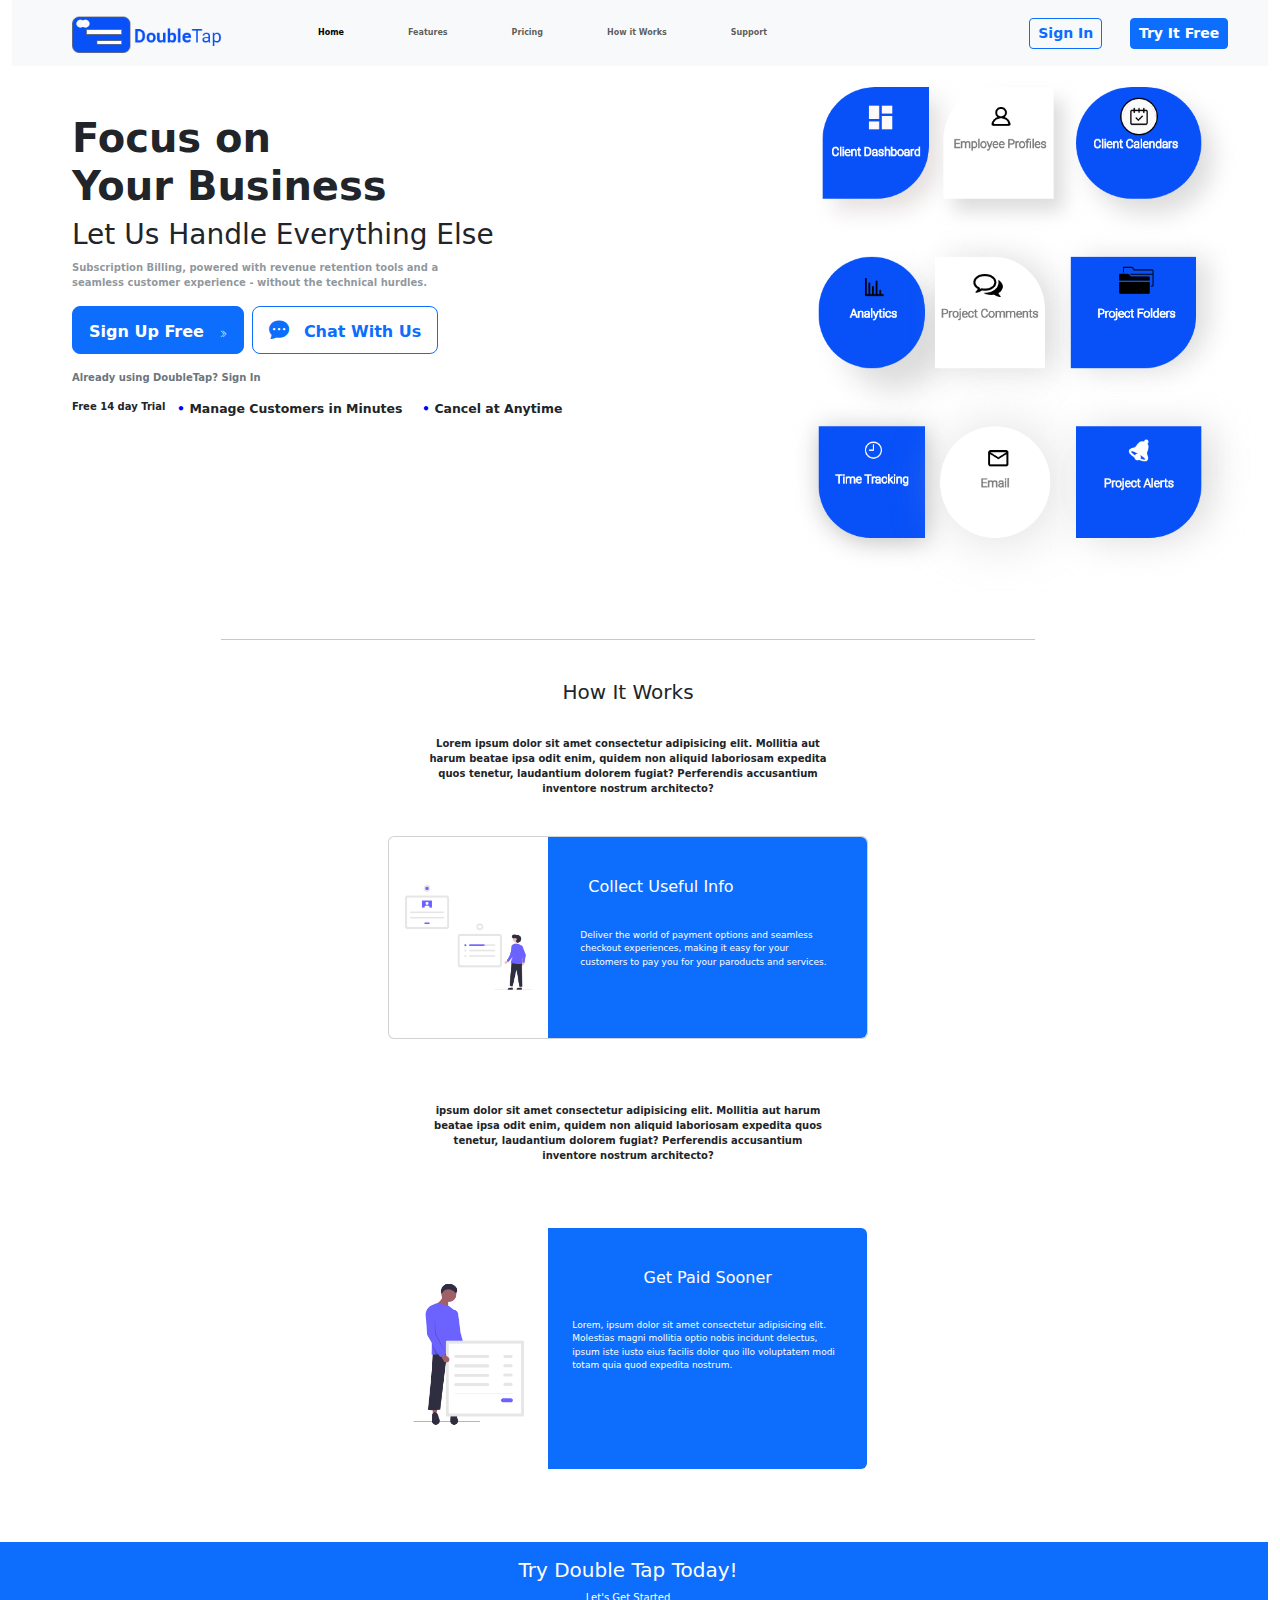
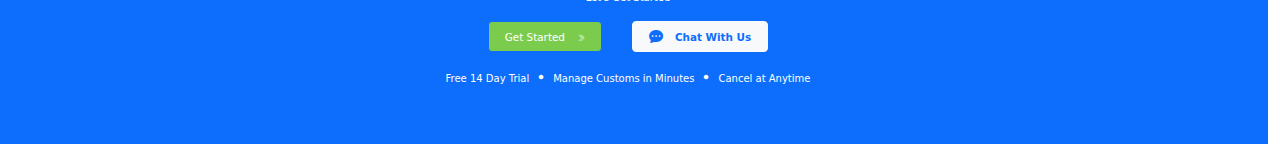
<file: index.html>
<!DOCTYPE html>
<html lang="en">
<head>
    <meta charset="UTF-8">
    <meta http-equiv="X-UA-Compatible" content="IE=edge">
    <meta name="viewport" content="width=device-width, initial-scale=1.0">
    <link rel="stylesheet" href="https://cdn.jsdelivr.net/npm/bootstrap@5.2.0-beta1/dist/css/bootstrap.min.css">
    <link rel="stylesheet" href="https://cdn.jsdelivr.net/npm/bootstrap-icons@1.3.0/font/bootstrap-icons.css" />
    <link rel="stylesheet" href="how-it-works.css">
    <title>How It Works</title>
</head>
<body>
    <div class="container-fluid min-vh-100">
        <div class="col">

            <!-- nav bar goes here -->
            <nav class="navbar navbar-expand-lg bg-light ">
                <div class="container-fluid">
                    <a class="navbar-brand ms-5" href="#"><img src="CRM-Main/Logo-1.png" alt="double tap logo" width="150"></a>
                    <button class="navbar-toggler" type="button" data-bs-toggle="collapse" data-bs-target="#navbarSupportedContent"
                        aria-controls="navbarSupportedContent" aria-expanded="false" aria-label="Toggle navigation">
                        <span class="navbar-toggler-icon"></span>
                    </button>
                    <div class="collapse navbar-collapse">
                        <ul class="navbar-nav me-auto mb-2 mb-lg-0 ms-5" style="font-size: .5rem;">
                            <li class="nav-item mx-4 fw-semibold">
                                <a class="nav-link active" aria-current="page" href="#">Home</a>
                            </li>
                            <li class="nav-item mx-4">
                                <a class="nav-link fw-semibold" href="#">Features</a>
                            </li>
                            <li class="nav-item mx-4 fw-semibold">
                                <a class="nav-link" href="#">Pricing</a>
                            </li>
                            <li class="nav-item mx-4 fw-semibold">
                                <a class="nav-link fw-semibold" href="#">How it Works</a>
                            </li>
                            <li class="nav-item mx-4">
                                <a class="nav-link fw-semibold" href="#">Support</a>
                            </li>
                        </ul>
                        <form class="col-3 d-flex justify-content-evenly" role="search">
                            <button class="btn btn-outline-primary fw-semibold btn-sm" type="button">Sign In</button>
                            <button class="btn btn-primary fw-semibold btn-sm" type="button">Try It Free</button>
                        </form>
                    </div>
                </div>
            </nav>

            <!-- Focus On Your Business Section Here-->
            <div class="row">
                <div class="col-7 mt-5 ms-4 px-5">
                    <h1><b>Focus on<br> Your Business</b></h1>
                    <h3>Let Us Handle Everything Else</h3>
                    <p class="text-secondary text-opacity-75 fw-semibold">Subscription Billing, powered with revenue retention tools
                        and a<br> seamless customer experience - without the technical hurdles.<b></b></p>
                    <button type="button" class="btn btn-primary btn-lg me-2 mb-3 fw-semibold">
                        <span class= "me-2" style="font-size: 1rem;">Sign Up Free</span> 
                        <span><i class="bi bi-chevron-double-right" style="font-size: .5rem;"></i></span>
                    <button type="button" class="btn btn-outline-primary btn-lg mb-3 fw-semibold">
                        <span><i class="bi bi-chat-dots-fill"></i></span>
                        <span class="ps-2" style="font-size: 1rem;"><b>Chat With Us</b></span>
                    </button>

                    <p class="text-secondary fw-semibold">Already using <b>Double</b>Tap? <b><a
                                class="text-secondary text-decoration-none" href="#">Sign In</b></a></p>
                    <ul class="d-flex justify-content-start blue-list fw-semibold lh-sm ps-0">
                        <p>Free 14 day Trial</p>
                        <li class="mx-4" style="font-size: .78rem;">Manage Customers in Minutes</li>
                        <li class="ms-2" style="font-size: .78rem;">Cancel at Anytime</li>
                    </ul>
                </div>
                <div class="col">
                    <img src="CRM-Main/Header-Side-1.png"  class="img-fluid" alt="header-icons">
                </div>
                <div class="row justify-content-center">
                    <div class="col-8">
                        <hr>
                    </div>
                </div>
            <!-- Start Paragraphs & Cards Here-->

                    <!--1st paragraph ( how it works )-->
            <div class="row">
                <div class="col text-center">
                    <h4 class="p-4 fs-5 m">How It Works</h4>
                    <p class="mx-auto fs-7 pb-4" style="width: 400px;"><b>Lorem ipsum dolor sit amet consectetur adipisicing elit. Mollitia aut harum beatae ipsa odit enim, quidem non
                        aliquid laboriosam expedita quos tenetur, laudantium dolorem fugiat? Perferendis accusantium inventore nostrum
                        architecto?</b></p>
                </div>
            </div>
            
                    <!-- Collect Useful Info Card -->
            <div class="row">
                <div class="container-fluid">
                    <div class="card mb-3 mx-auto" style="width: 30rem;">
                        <div class="row g-0">
                            <div class="col-md-4">
                                <div>
                                <img src="CRM-Main/Collect-info@2x.png" class="img-fluid rounded-start py-5 px-3" alt="illustration">
                                </div>
                            </div>
                            <div class="col-md-8 text-bg-primary rounded-end">
                                <div class="card-body">
                                    <h5 class="card-title fs-6 pb-4 p-4">Collect Useful Info</h5>
                                    <p class="card-text px-3">Deliver the world of payment options and seamless checkout experiences, making it easy for your customers to pay you for your paroducts and services.</p>
                                </div>
                            </div>
                        </div>
                    </div>
                </div>
            </div>
                    <!--2nd Paragraph -->

            <div class="row">      
                <div class="col text-center m-5">
                    <p class="mx-auto" style="width: 400px;"><b>ipsum dolor sit amet consectetur adipisicing elit. Mollitia aut harum
                        beatae ipsa odit enim, quidem non
                        aliquid laboriosam expedita quos tenetur, laudantium dolorem fugiat? Perferendis accusantium inventore nostrum
                        architecto?</b></p>
                </div>
            </div>
                    <!-- Get Paid Sooner Card -->

            <div class="row">
                <div class="card mb-5 mx-auto border-white" style="width: 30rem;">
                    <div class="second-card">
                        <div class="row g-0">
                            <div class="col-md-4">
                                <img src="CRM-Main/Get Paid Sooner.png" class="img-fluid rounded-start rounded-3 py-4"  alt="illustration">
                            </div>
                            <div class="col-md-8 text-bg-primary rounded-end">
                                <div class="card-body">
                                    <h5 class="card-title text-center fs-6 p-4">Get Paid Sooner</h5>
                                    <p class="card-text px-2">Lorem, ipsum dolor sit amet consectetur adipisicing elit. Molestias magni mollitia optio nobis incidunt delectus, ipsum iste iusto eius facilis dolor quo illo voluptatem modi totam quia quod expedita nostrum.</p>
                                </div>
                            </div>
                        </div>
                    </div>
                </div>
            </div>

            <!-- Footer Goes Below -->

            <footer class="row bg-primary text-white mt-4">
                <h5 class="try-dbltap text-center mt-3">Try Double Tap Today!</h5>
                <p class="getting started text-center">Let's Get Started</p>

                <!-- buttons here -->
                <div class="buttons-section text-center">
                    <button class="btn btn-primary px-3 me-4 btn-sm" id="get-started-button" type="submit">
                        <span class= "me-2" style="font-size: .65rem;">Get Started</span> 
                        <span><i class="bi bi-chevron-double-right" style="font-size: .5rem;"></i></span>
                    </button>
                    <button class="btn btn-light text-primary px-3 btn-sm" id="chat-button" type="submit">
                        <span><i class="bi bi-chat-dots-fill" ></i></span>
                        <span class= "ps-2" style="font-size: .65rem;"><b>Chat With Us</b></span>
                    </button>
                </div>
                    <div class="links d-flex justify-content-center pt-2 pb-5">
                        <div class="d-flex align-items-center">
                            <span><a href="#" class="text-decoration-none ps-5 text-white">Free 14 Day Trial</a></span>
                            <span><i class="bi bi-dot" style="font-size: 1.5rem;"></i></span>
                            <span><a href="#" class="text-decoration-none text-white">Manage Customs in Minutes</a></span>
                            <span><i class="bi bi-dot" style="font-size: 1.5rem;"></i></span>
                            <span><a href="#" class="text-decoration-none text-white pe-5">Cancel at Anytime</a></span>
                        </div>
                    </div>
            </footer>
        </div>    
    </div>
<script scr="https://cdn.jsdelivr.net/npm/bootstrap@5.2.0-beta1/dist/js/bootstrap.bundle.min.js"></script>
</body>
</html>
</file>
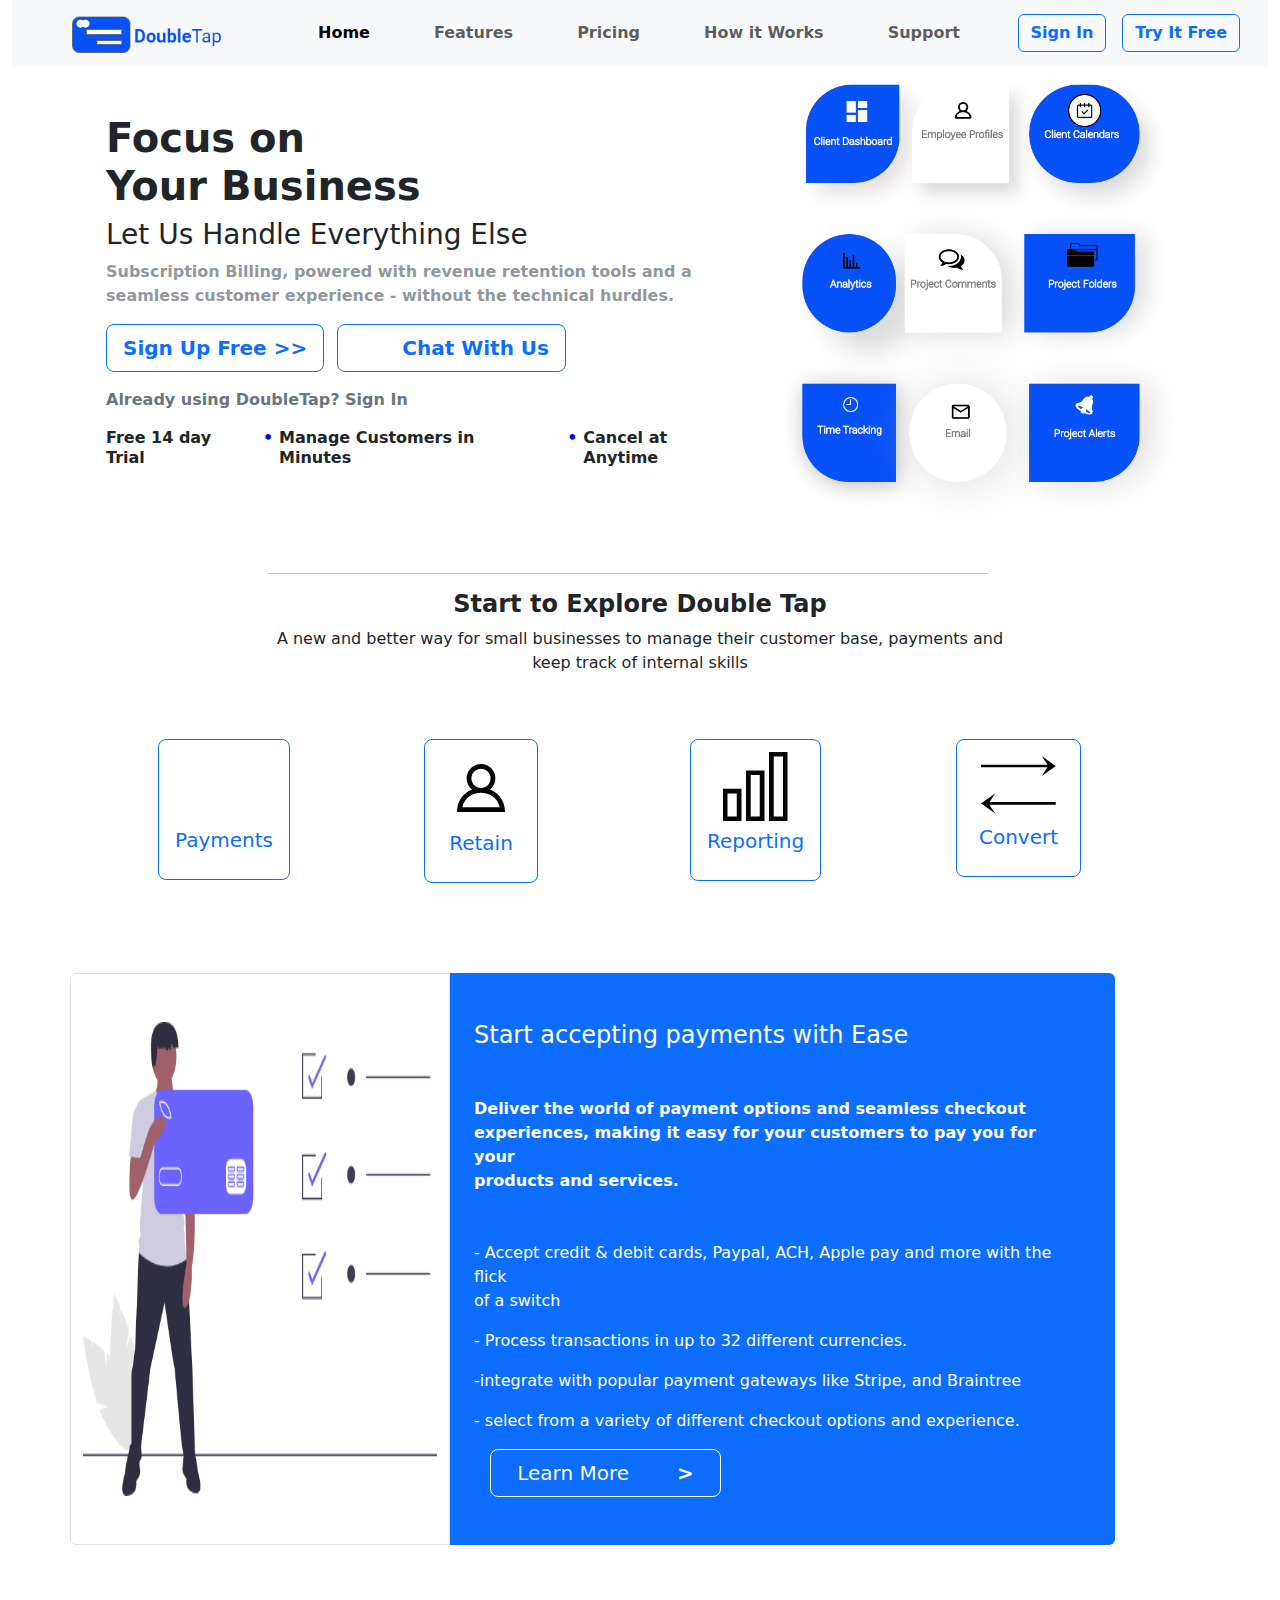
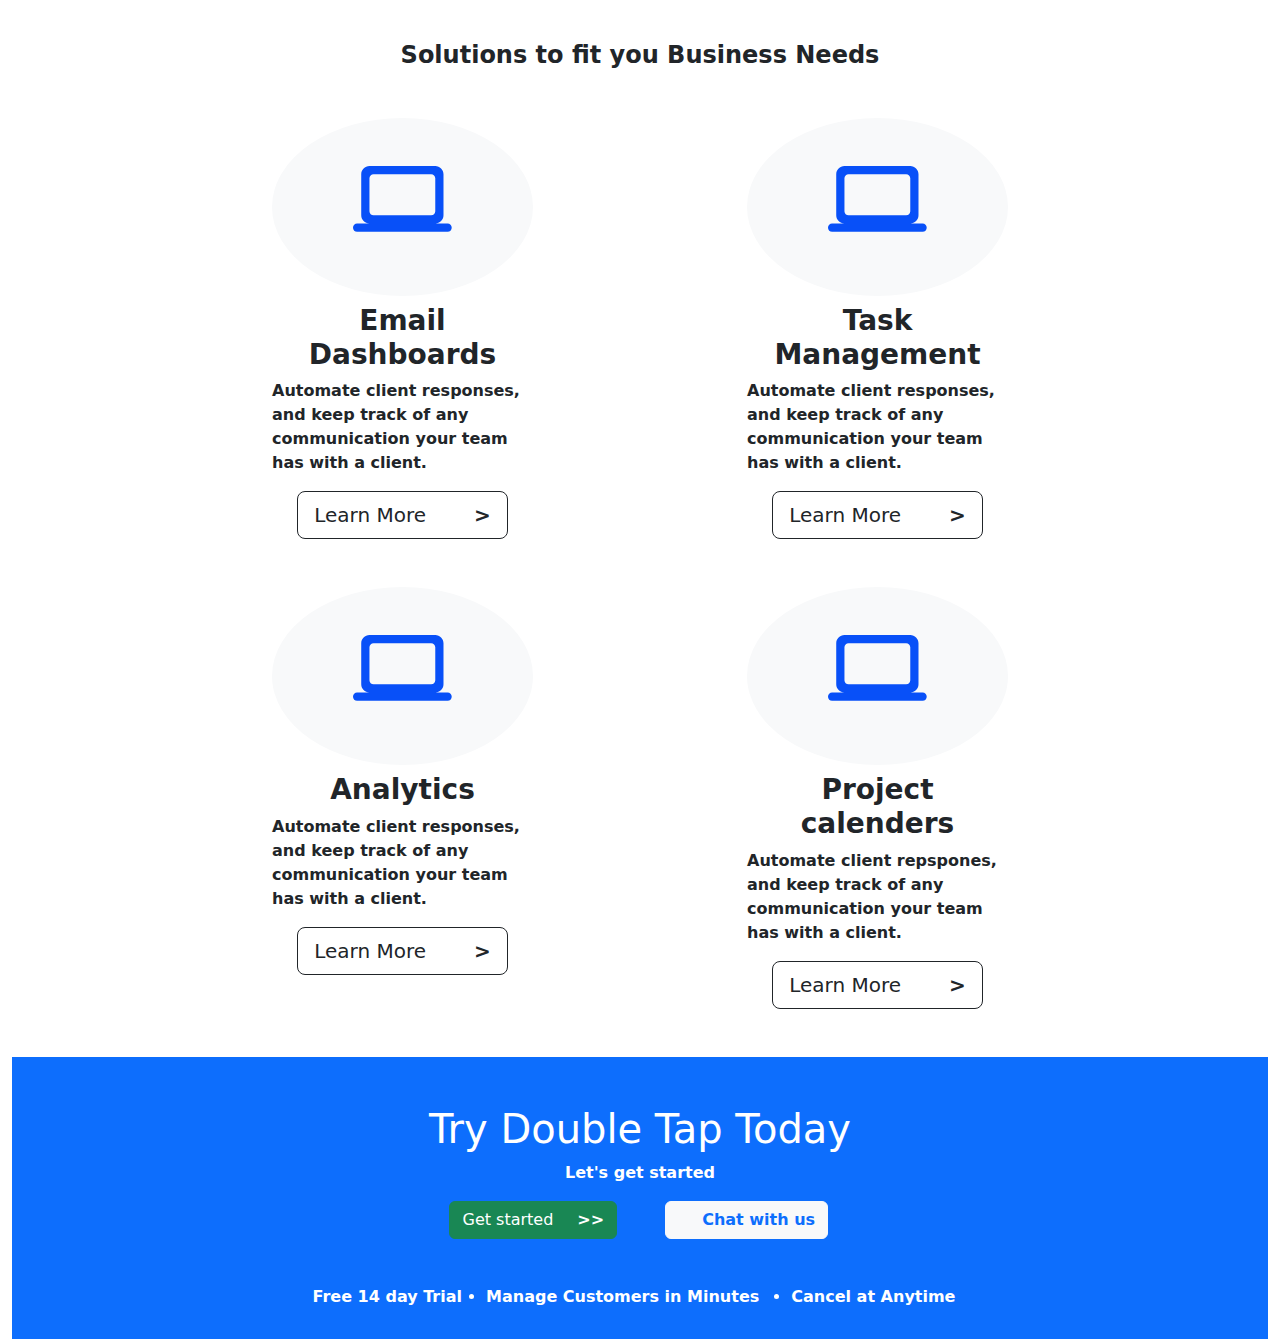
<file: crm-landing.html>
<!DOCTYPE html>
<html lang="en">
<head>
    <meta charset="UTF-8">
    <meta http-equiv="X-UA-Compatible" content="IE=edge">
    <meta name="viewport" content="width=device-width, initial-scale=1.0">
    <link rel="stylesheet" href="https://cdn.jsdelivr.net/npm/bootstrap@5.2.0-beta1/dist/css/bootstrap.min.css">
    <title>CRM Landing</title>
    <link rel="stylesheet" href="../images/landing page CSS/Landing.css">
</head>
<body>
    
    <div class="container-fluid">
    <nav class="navbar navbar-expand-lg bg-light ">
        <div class="container-fluid">
          
          <a class="navbar-brand ms-5" href="#"><img src="../images/Logo.png" alt="double tap logo" width="150"></a>
          <button class="navbar-toggler" type="button" data-bs-toggle="collapse" data-bs-target="#navbarSupportedContent" aria-controls="navbarSupportedContent" aria-expanded="false" aria-label="Toggle navigation">
            <span class="navbar-toggler-icon"></span>
          </button>
          <div class="collapse navbar-collapse">
            <ul class="navbar-nav me-auto mb-2 mb-lg-0 ms-5">
              <li class="nav-item mx-4 fw-semibold">
                <a class="nav-link active" aria-current="page" href="#">Home</a>
              </li>
              <li class="nav-item mx-4">
                <a class="nav-link fw-semibold" href="#">Features</a>
              </li>
              <li class="nav-item mx-4 fw-semibold">
                <a class="nav-link" href="#">Pricing</a>
              </li>
              <li class="nav-item mx-4 fw-semibold">
                <a class="nav-link fw-semibold" href="#">How it Works</a>
              </li>
              <li class="nav-item mx-4">
                <a class="nav-link fw-semibold" href="#">Support</a>
              </li>
            </ul>
        
            <form class="col-3 d-flex justify-content-evenly"role="search">
                <button class="btn btn-outline-primary fw-semibold" type="button">Sign In</button>              
                <button class="btn btn-outline-primary fw-semibold " type="button">Try It Free</button>
            </form>
          </div>
        </div>
      </nav>
      <div class="container">
        <div class="row">
          <div class="col-7 mt-5 ms-4">
            <h1><b>Focus on<br> Your Business</b></h1>
            <h3>Let Us Handle Everything Else</h3>
            <p class="text-secondary text-opacity-75 fw-semibold">Subscription Billing, powered with revenue retention tools and a<br> seamless customer experience - without the technical hurdles.<b></b></p>
            
            <button type="button" class="btn btn-outline-primary btn-lg me-2 mb-3 fw-semibold">Sign Up Free  >></button>
            <button type="button" class="btn btn-outline-primary btn-lg mb-3 fw-semibold"><b class="ms-5"></b>Chat With Us</button>
            <p class="text-secondary fw-semibold">Already using <b>Double</b>Tap? <b><a class ="text-secondary text-decoration-none" href="#">Sign In</b></a></p>
            <ul class="d-flex justify-content-start blue-list fw-semibold lh-sm ps-0">
               <p>Free 14 day Trial</p>
               <li class="mx-4">Manage Customers in Minutes</li>
               <li class="ms-2">Cancel at Anytime</li>
            </ul>
        </div>
          <div class="col">
            <img src="../images/Header-Side@2x.png" class="img-fluid"alt="" >
          </div>
          <div class="row justify-content-center">
            <div class="col-8">
            <hr>
            </div>
          </div>
        </div>
      <div class="row justify-content-center">
        <div class="col-10">
        <h4 class="text-center"><b>Start to Explore Double Tap</b></h4>
        <p class="text-center">A new and better way for small businesses to manage their customer base, payments and<br> keep track of internal skills</p>
      </div>
    </div>
    <div class="row justify-content-evenly mt-5">
        <div class="col-2">
        <div>
            <button type="button" class="btn btn-outline-primary btn-lg"><img src="../images/Path 25.png" alt=""><p>Payments</p></button>
        
        </div>
        </div>
        <div class="col-2">
            <button type="button" class="btn btn-outline-primary btn-lg"><img src="../images/Page-1.png" class="m-3" alt="">
                <p>Retain</p></button>
        </div>
        <div class="col-2">
            <button type="button" class="btn btn-outline-primary btn-lg"><img src="../images/layer1.png" class="m-1" alt=""><p>Reporting</p></button>
        </div>
        <div class="col-2">
            <button type="button" class="btn btn-outline-primary btn-lg mb-5"><img src="../images/upanddown opposite sidebyside updown directions two arrows.png" class="m-2" alt=""><p>Convert</p></button>
        </div>
    </div>
    <div class="row mt-5 pb-5">
      <div class="col-4 d-flex border rounded-start">
        <img src="./images/credit-card-picture.png" class="img-fluid mt-5 mb-5" alt="">
        </div>
        <div class="col-7 text-bg-primary ps-4 pe-5 border-info border-start-0 rounded-end">
          <h4 class="mt-5 mb-5">Start accepting payments with Ease</h4>
          <p class="mb-5"><b>Deliver the world of payment options and seamless checkout<br> experiences, making it easy for your customers to pay you for your <br> products and services.</b></p>
        <p>- Accept credit & debit cards, Paypal, ACH, Apple pay and more with the flick<br> of a switch</p>
        <p>- Process transactions in up to 32 different currencies.</p>
        <p>-integrate with popular payment gateways like Stripe, and Braintree</p>
        <p>- select from a variety of different checkout options and experience.</p>
        <div class="d-grid gap-2 col-5">
        <button type="button" class="btn btn-outline-light btn-lg ms-3 mb-5">Learn More<b class="ms-5 me-0">></b></button>
          </div>
      </div>
      </div>
      <div class="row mt-5">
        <h4 class="text-center mb-5"><b>Solutions to fit you Business Needs</b></h4>
      </div>
      <div class="row justify-content-evenly">
        <div class="col-3">
          <div class="bg-light pt-5 pb-5 rounded-circle d-flex justify-content-center ">
           <p><img src="./images/Path 60.png" alt=""></p>
          </div>
          <h3 class="text-center mt-2"><b>Email Dashboards</b></h3>
        <p class="fw-semibold">Automate client responses, and keep track of any communication your team has with a client.</p>
        <div class="text-center ">
          <button type="button" class="btn btn-outline-dark btn-lg ms- mb-5">Learn More<b class="ms-5 me-0">></b></button>
            </div>
            <div class="bg-light pt-5 pb-5 rounded-circle d-flex justify-content-center ">
              <p><img src="./images/Path 60.png" alt=""></p>
             </div>
             <h3 class="text-center mt-2"><b>Analytics</b></h3>
           <p class="fw-semibold">Automate client responses, and keep track of any communication your team has with a client.</p>
           <div class="text-center ">
             <button type="button" class="btn btn-outline-dark btn-lg ms- mb-5">Learn More<b class="ms-5 me-0">></b></button>
               </div>
          </div>
        <div class="col-3">
          <div class="bg-light pt-5 pb-5 rounded-circle d-flex justify-content-center ">
            <p><img src="./images/Path 60.png" alt=""></p>
           </div>
           <h3 class="text-center mt-2"><b>Task Management</b></h3>
         <p class="fw-semibold">Automate client responses, and keep track of any communication your team has with a client.</p>
         <div class="text-center ">
           <button type="button" class="btn btn-outline-dark btn-lg ms- mb-5">Learn More<b class="ms-5 me-0">></b></button>
             </div>
             <div class="bg-light pt-5 pb-5 rounded-circle d-flex justify-content-center ">
               <p><img src="./images/Path 60.png" alt=""></p>
              </div>
              <h3 class="text-center mt-2"><b>Project calenders</b></h3>
            <p class="fw-semibold">Automate client repspones, and keep track of any communication your team has with a client.</p>
            <div class="text-center ">
              <button type="button" class="btn btn-outline-dark btn-lg ms- mb-5">Learn More<b class="ms-5 me-0">></b></button>
                </div>
           </div>

        </div>
      </div>
      <footer class="text-bg-primary text-center">
      <div class="row ">
        <h1 class="pt-5">Try Double Tap Today</h1>
        <p><b>Let's get started</b></p>
        </div>
        <div class="row justify-content-center">
        <div class="col-2">
          <button type="button" class="btn btn-success  mb-5">Get started<b class="ms-4 me-0">>></b></button>      </div>
        <div class="col-2">
          <button type="button" class="btn btn-light text-primary"><b class="ms-4 me-0">Chat with us</b></button>
      </div>
      </div>
      <div class="row">
        <ul class="d-flex justify-content-center fw-semibold lh-sm ps-0">
          <p>Free 14 day Trial</p>
          <li class="mx-4">Manage Customers in Minutes</li>
          <li class="ms-2">Cancel at Anytime</li>
       </ul>
      </div>

      </footer>
    </div>
    
    
      
    

    <script src=https://cdn.jsdelivr.net/npm/bootstrap@5.2.0-beta1/dist/js/bootstrap.bundle.min.js></script>
</script>
</body>
</html>
</file>
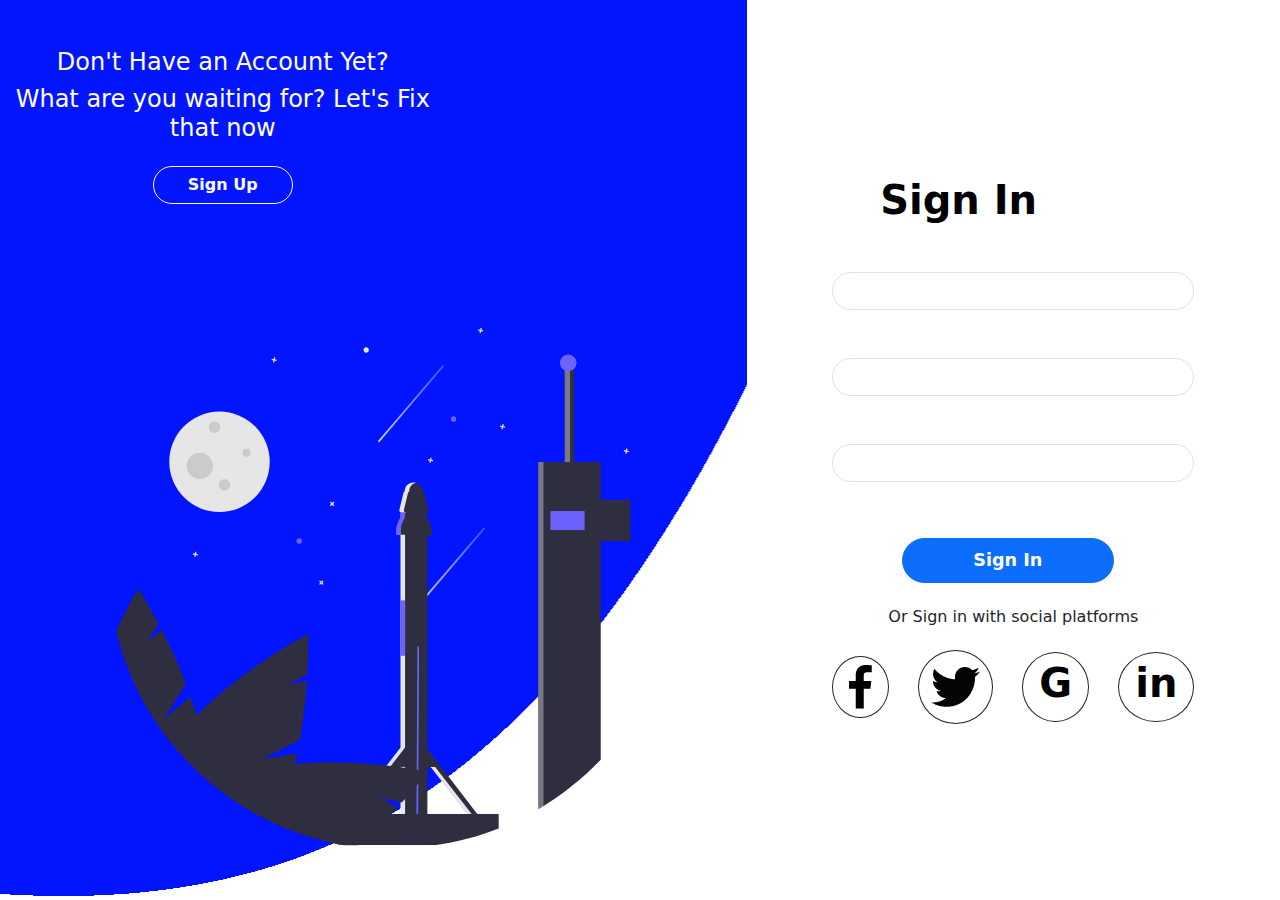
<file: sign-in.html>
<!DOCTYPE html>
<html lang="en">
<head>
    <meta charset="UTF-8">
    <meta http-equiv="X-UA-Compatible" content="IE=edge">
    <meta name="viewport" content="width=device-width, initial-scale=1.0">
    <link rel="stylesheet" href="https://cdn.jsdelivr.net/npm/bootstrap@5.2.0-beta1/dist/css/bootstrap.min.css">
    <title>Sign In</title>
</head>
<body>
    <!-- Container -->
    <div class="container-fluid">

    <!-- Main Row -->
        <div class="row" style="height: 100vh;">
       <!-- Column First Half -->  
            <div class="col-7" style="background-image: url(/images/background.png); background-repeat: no-repeat;">

                <div class="account text-white text-center col-7 mt-5">
                    <h4>Don't Have an Account Yet?</h4>
                    <h4>What are you waiting for? Let's Fix that now</h4>
               
                <!-- Sign up button -->
                  <a href="/sign-up.html">
                    <button style="border-radius: 50px;" type="button" class="btn btn-outline-light col-4 mt-3"><strong>Sign Up</strong></button>
                  </a>
                </div>
                <!-- Image -->
                <div class="image mt-5 ms-5 ps-5 pt-4">
                    <img src="/images/Group 15.png" class="" alt="Space Rocket Image">
                </div>

            </div>
            
        <!-- Column Second Half -->
            <div class="col-5 d-flex flex-column justify-content-center align-items-center">
                
                <!-- Form -->
                <form>
                    <h1 class="text-black mb-5 ms-5"><strong>Sign In</strong></h1>
                    <!-- couldn't figure out how to put icons in input boxes -->
                    <!-- Username input -->
                    <div class="form-outline mb-5">
                        <input type="username" class="form-control" style="border-radius: 25px;"/>
                    </div>
                    <!-- Email input -->
                    <div class="form-outline mb-5">
                      <input type="email" class="form-control" style="border-radius: 25px;"/>
                    </div>
                  
                    <!-- Password input -->
                    <div class="form-outline mb-5">
                      <input type="password" class="form-control" style="border-radius: 25px;"/>
                    </div>
                  
                    <!-- Sign In button -->
                    <button type="button" class="col-7 btn btn-primary mb-4 mt-2" style="margin-left: 70px; border-radius: 25px;--bs-btn-padding-y: .50rem; --bs-btn-padding-x: .5rem; --bs-btn-font-size: 1.1rem;"><strong>Sign In</strong></button>
                  
                    <!-- Register buttons -->
                    <div class="text-center">
                    <h6 class="mb-4">Or Sign in with social platforms</h6>
                      <button type="button" style="border-radius: 50%;" class="btn btn-outline-dark btn-floating px-3 py-2 me-4">
                        <img src="/images/Path-151.png" alt="Facebook Logo">
                      </button>
                  
                      <button type="button" style="border-radius: 50%;" class="btn btn-outline-dark btn-floating py-3 me-4">
                        <img src="/images/Path-152.png" alt="Twitter Logo">
                      </button>
                  
                      <button type="button" style="border-radius: 50%;" class="btn btn-outline-dark btn-floating px-3 text-black me-4" alt="Google Logo">
                        <h1><strong>G</strong></h1>
                    </button>
                    
                    <button type="button" style="border-radius: 50%;" class="btn btn-outline-dark btn-floating px-3 text-black" alt="LinkedIn Logo">
                        <h1><strong>in</strong></h1>
                      </button>

                    </div>

                  </form>
             
            </div>
        
        </div>
    

    </div>
<script src="https://cdn.jsdelivr.net/npm/bootstrap@5.2.0-beta1/dist/js/bootstrap.bundle.min.js">
</script>
</body>
</html>
</file>
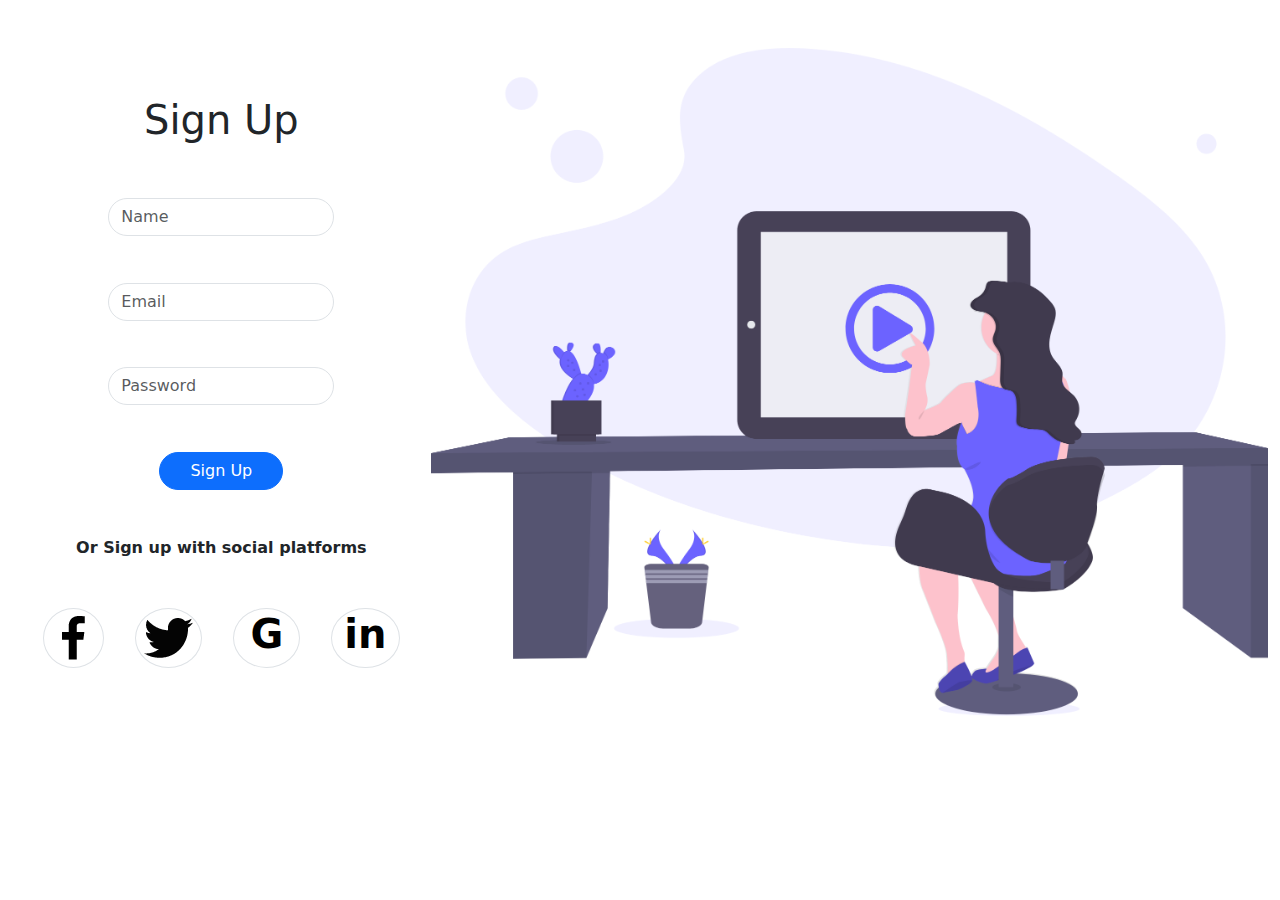
<file: sign-up.html>
<!DOCTYPE html>
<html lang="en">
<head>
    <meta charset="UTF-8">
    <meta http-equiv="X-UA-Compatible" content="IE=edge">
    <meta name="viewport" content="width=device-width, initial-scale=1.0">
    <link rel="stylesheet" href="https://cdn.jsdelivr.net/npm/bootstrap@5.2.0-beta1/dist/css/bootstrap.min.css">
    <title>Sign Up</title>
</head>
<body class="container-fluid text-center d-flex">
    
    <!-- left column - content -->
    <div class="col-sm-4 signup-part d-flex flex-column align-self-stretch justify-content-evenly mt-5">
        
        <!-- sign up form -->
            <div class="signup-title-part">
                <h1 class=" mt-5">Sign Up</h1>
            </div>
                <form class="d-flex flex-column flex-grow-1 justify-content-evenly align-items-center" style="min-height: 250px;" action="/index.html">
                    <div class="form-group " >
                      <input type="text" style="border-radius: 20px" class="form-control " id="full-name" aria-describedby="emailHelp" placeholder="Name">
                        <div style="background-image: url(/images/Group\ 10.png);" class="bg-image">

                        </div>
                    </div>
                    <div class="form-group">
                      <input type="email" style="border-radius: 20px" class="form-control" id="exampleInputEmail1" aria-describedby="emailHelp" placeholder="Email">
                    </div>
                    <div class="form-group">
                      <input type="password" style="border-radius: 20px" class="form-control" id="exampleInputPassword1" placeholder="Password">
                    </div>
                        <button style="border-radius: 20px; padding: 6px 30px;" type="submit" class="btn btn-primary">Sign Up</button>
                </form>
                <p class=" mb-5" style=><b>Or Sign up with social platforms</b></p>

        <!-- social -->
        <div class="social-part d-flex justify-content-evenly mb-5">
            <button onclick="window.location.href='https://facebook.com';" type="button" class="rounded-circle px-2 border bg-transparent">
                <img class="" style="padding: 0 10px;" src="/images/Path-151.png" alt="">
            </button>
            <button onclick="window.location.href='https://twitter.com';" type="button" class="rounded-circle px-2 border bg-transparent">
                <img class="px-0 " src="/images/Path-152.png" alt="">
            </button>
            <button onclick="window.location.href='https://google.com';" type="button" class="rounded-circle px-2 border bg-transparent">
                <h1 class="px-2"><b>G</b></h1>
            </button>
            <button onclick="window.location.href='https://linkedin.com';" type="button" class="rounded-circle px-2 border bg-transparent">
                <h1 class="px-1"><b>in</b></h1>
            </button>

        </div>
    </div>

    <!-- right column - image background -->
    <div class="col-sm-8 image-part mt-5 me-5 ">
        <img class=" img-fluid" src="/images/Group 10@2x.png" alt="">
    </div>
    <!-- </div> -->
<script src="https://cdn.jsdelivr.net/npm/bootstrap@5.2.0-beta1/dist/js/bootstrap.bundle.min.js">
</script>
</body>
</html>
</file>
<file: how-it-works.css>
p{
    font-size: x-small;
}
.card{
    padding: 0%;
}
.card-text{
    font-size: xx-small;
}
.second-card{
    border-color: white;
}
#get-started-button{
    background-color:rgb(123, 204, 76)
}
.links{
    font-size: 10px;
    font-weight:lighter
}
.blue-list {
    list-style: none;
  }
.blue-list li::before {
    content: "\2022";
    color: blue;
    font-weight: bold;
    display: inline-block;
    width: 1em;
    margin-left: -1em;}
</file>
<file: images/landing page CSS/Landing.css>
.blue-list {
    list-style: none;
  }
  
.blue-list li::before {
    content: "\2022";
    color: blue;
    font-weight: bold;
    display: inline-block; 
    width: 1em;
    margin-left: -1em;
  }
  .centered {
    position: absolute;
    top: 50%;
    left: 50%;
    transform: translate(-50%, -50%);
  }
</file>
